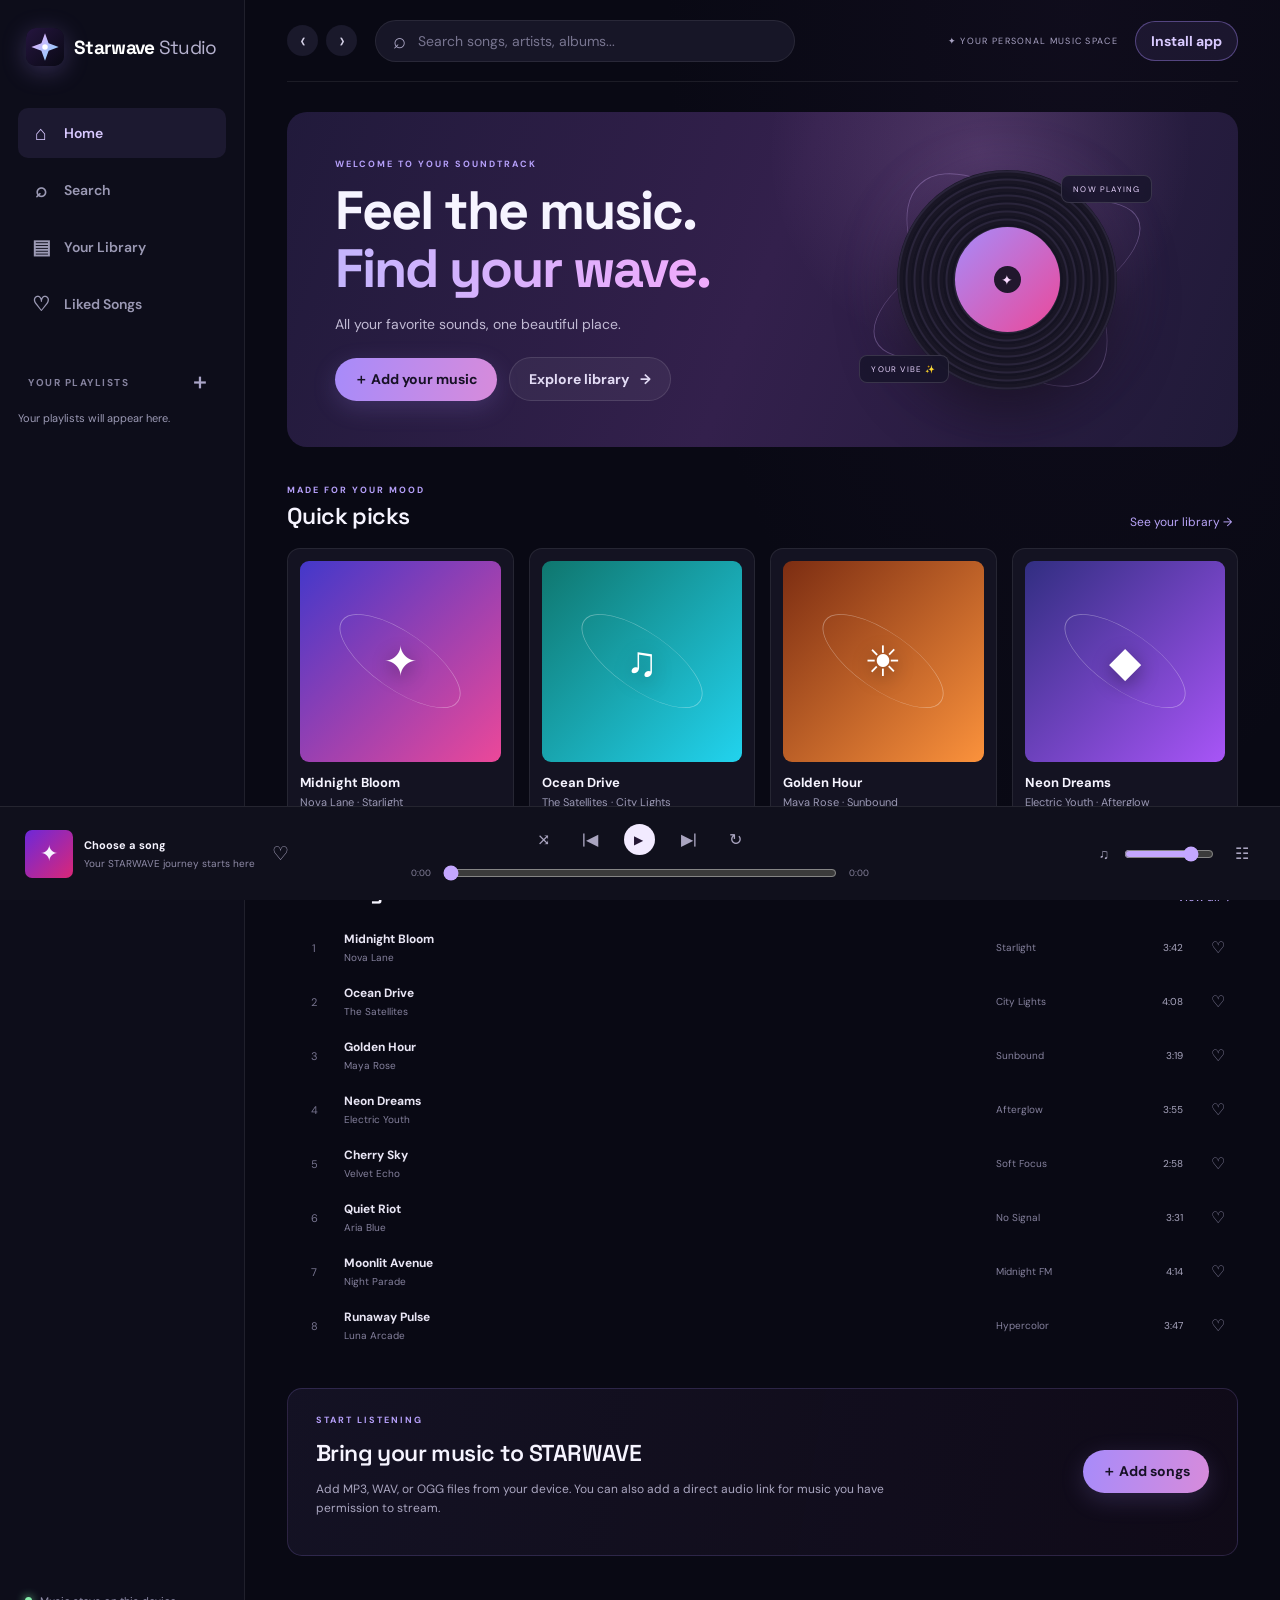
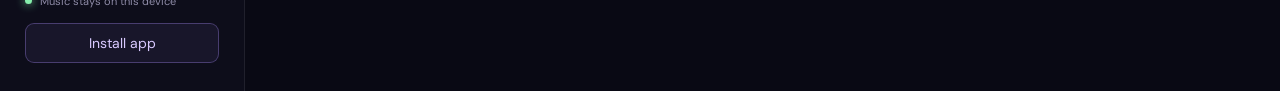
<file: index.html>
<!doctype html>
<html lang="en">

<head>
    <meta charset="UTF-8" />
    <meta name="viewport" content="width=device-width, initial-scale=1.0" />
    <meta name="theme-color" content="#090914" />
    <meta name="description" content="Starwave Studio — your music, your world, your vibe." />
    <title>Starwave Studio</title>
    <link rel="manifest" href="./manifest.webmanifest" />
    <link rel="stylesheet" href="./style.css" />
    <link rel="apple-touch-icon" href="./assets/app-icon-192.png" />
    <link rel="icon" type="image/svg+xml" href="./assets/app-icon.svg" />
    <meta name="google-site-verification" content="NUs0z4lpse6aPyemOvIoXD45K1vRh1wW2Qp7z5XdLX0" />
</head>
<body>
    <div class="app-shell">
        <aside class="sidebar">
            <a class="brand" href="#" aria-label="Starwave home">
                <img src="./assets/app-icon.svg" alt="" /><span>Starwave<span class="brand-light"> Studio</span></span>
            </a>
            <nav class="main-nav" aria-label="Main navigation">
                <button class="nav-link active" data-view="home"><span>⌂</span> Home</button>
                <button class="nav-link" data-view="search"><span>⌕</span> Search</button>
                <button class="nav-link" data-view="library"><span>▤</span> Your Library</button>
                <button class="nav-link" data-view="favorites"><span>♡</span> Liked Songs</button>
            </nav>
            <div class="sidebar-section">
                <div class="section-heading">YOUR PLAYLISTS <button id="create-playlist" class="tiny-plus"
                        title="Create playlist">＋</button></div>
                <div id="playlist-nav" class="playlist-nav"><span class="muted small">Your playlists will appear
                        here.</span></div>
            </div>
            <div class="sidebar-bottom">
                <div class="storage-note"><span class="storage-dot"></span><span>Music stays on this device</span></div>
                <button id="install-sidebar" class="install-link">Install app</button>
            </div>
        </aside>

        <main class="main-content">
            <header class="topbar">
                <div class="history-buttons"><button class="round-btn" id="back-btn" aria-label="Back">‹</button><button
                        class="round-btn" id="forward-btn" aria-label="Forward">›</button></div>
                <label class="search-box"><span>⌕</span><input id="global-search" type="search"
                        placeholder="Search songs, artists, albums..." /></label>
                <div class="top-actions"><span class="premium-label">✦ YOUR PERSONAL MUSIC SPACE</span><button
                        id="install-top" class="install-btn">Install app</button></div>
            </header>

            <section id="home-view" class="view active">
                <div class="hero">
                    <div class="hero-copy">
                        <p class="eyebrow">WELCOME TO YOUR SOUNDTRACK</p>
                        <h1>Feel the music.<br /><span>Find your wave.</span></h1>
                        <p class="hero-sub">All your favorite sounds, one beautiful place.</p>
                        <div class="hero-actions"><button class="primary-btn" id="hero-upload">＋ Add your
                                music</button><button class="ghost-btn" id="explore-library">Explore library
                                <span>→</span></button></div>
                    </div>
                    <div class="hero-art">
                        <div class="orbit orbit-one"></div>
                        <div class="orbit orbit-two"></div>
                        <div class="hero-disc">
                            <div class="disc-center">✦</div>
                        </div>
                        <div class="floating-tag tag-one">NOW PLAYING</div>
                        <div class="floating-tag tag-two">YOUR VIBE ✨</div>
                    </div>
                </div>
                <div class="content-section">
                    <div class="section-title-row">
                        <div>
                            <p class="eyebrow">MADE FOR YOUR MOOD</p>
                            <h2>Quick picks</h2>
                        </div><button class="text-btn" data-goto="library">See your library →</button>
                    </div>
                    <div id="quick-picks" class="music-grid">
                        <article class="music-card">
                            <div class="cover-art" style="background:linear-gradient(135deg,#4338ca,#ec4899)"><span
                                    class="cover-symbol">✦</span></div>
                            <h3>Midnight Bloom</h3>
                            <p>Nova Lane · Starlight</p>
                        </article>
                        <article class="music-card">
                            <div class="cover-art" style="background:linear-gradient(135deg,#0f766e,#22d3ee)"><span
                                    class="cover-symbol">♫</span></div>
                            <h3>Ocean Drive</h3>
                            <p>The Satellites · City Lights</p>
                        </article>
                        <article class="music-card">
                            <div class="cover-art" style="background:linear-gradient(135deg,#7c2d12,#fb923c)"><span
                                    class="cover-symbol">☀</span></div>
                            <h3>Golden Hour</h3>
                            <p>Maya Rose · Sunbound</p>
                        </article>
                        <article class="music-card">
                            <div class="cover-art" style="background:linear-gradient(135deg,#312e81,#a855f7)"><span
                                    class="cover-symbol">◆</span></div>
                            <h3>Neon Dreams</h3>
                            <p>Electric Youth · Afterglow</p>
                        </article>
                    </div>
                </div>
                <div class="content-section">
                    <div class="section-title-row">
                        <div>
                            <p class="eyebrow">YOUR COLLECTION</p>
                            <h2>Recently added</h2>
                        </div><button class="text-btn" data-goto="library">View all →</button>
                    </div>
                    <div id="recent-list" class="track-list">
                        <div class="track-row"><span class="track-index">1</span>
                            <div class="track-name"><strong>Midnight Bloom</strong><span>Nova Lane</span></div><span
                                class="track-album">Starlight</span><span class="track-duration">3:42</span>
                            <div class="row-actions"><button class="icon-btn"
                                    aria-label="Like Midnight Bloom">♡</button></div>
                        </div>
                        <div class="track-row"><span class="track-index">2</span>
                            <div class="track-name"><strong>Ocean Drive</strong><span>The Satellites</span></div><span
                                class="track-album">City Lights</span><span class="track-duration">4:08</span>
                            <div class="row-actions"><button class="icon-btn" aria-label="Like Ocean Drive">♡</button>
                            </div>
                        </div>
                        <div class="track-row"><span class="track-index">3</span>
                            <div class="track-name"><strong>Golden Hour</strong><span>Maya Rose</span></div><span
                                class="track-album">Sunbound</span><span class="track-duration">3:19</span>
                            <div class="row-actions"><button class="icon-btn" aria-label="Like Golden Hour">♡</button>
                            </div>
                        </div>
                        <div class="track-row"><span class="track-index">4</span>
                            <div class="track-name"><strong>Neon Dreams</strong><span>Electric Youth</span></div><span
                                class="track-album">Afterglow</span><span class="track-duration">3:55</span>
                            <div class="row-actions"><button class="icon-btn" aria-label="Like Neon Dreams">♡</button>
                            </div>
                        </div>
                        <div class="track-row"><span class="track-index">5</span>
                            <div class="track-name"><strong>Cherry Sky</strong><span>Velvet Echo</span></div><span
                                class="track-album">Soft Focus</span><span class="track-duration">2:58</span>
                            <div class="row-actions"><button class="icon-btn" aria-label="Like Cherry Sky">♡</button>
                            </div>
                        </div>
                        <div class="track-row"><span class="track-index">6</span>
                            <div class="track-name"><strong>Quiet Riot</strong><span>Aria Blue</span></div><span
                                class="track-album">No Signal</span><span class="track-duration">3:31</span>
                            <div class="row-actions"><button class="icon-btn" aria-label="Like Quiet Riot">♡</button>
                            </div>
                        </div>
                        <div class="track-row"><span class="track-index">7</span>
                            <div class="track-name"><strong>Moonlit Avenue</strong><span>Night Parade</span></div><span
                                class="track-album">Midnight FM</span><span class="track-duration">4:14</span>
                            <div class="row-actions"><button class="icon-btn"
                                    aria-label="Like Moonlit Avenue">♡</button></div>
                        </div>
                        <div class="track-row"><span class="track-index">8</span>
                            <div class="track-name"><strong>Runaway Pulse</strong><span>Luna Arcade</span></div><span
                                class="track-album">Hypercolor</span><span class="track-duration">3:47</span>
                            <div class="row-actions"><button class="icon-btn" aria-label="Like Runaway Pulse">♡</button>
                            </div>
                        </div>
                    </div>
                </div>
                <div class="content-section free-music">
                    <div>
                        <p class="eyebrow">START LISTENING</p>
                        <h2>Bring your music to STARWAVE</h2>
                        <p>Add MP3, WAV, or OGG files from your device. You can also add a direct audio link for music
                            you have permission to stream.</p>
                    </div>
                    <button class="primary-btn" id="add-music-bottom">＋ Add songs</button>
                </div>
            </section>

            <section id="search-view" class="view">
                <div class="page-heading">
                    <p class="eyebrow">DISCOVER YOUR COLLECTION</p>
                    <h1>Search</h1>
                    <p>Find a song, artist, or album in your library.</p>
                </div>
                <label class="large-search"><span>⌕</span><input id="page-search" type="search"
                        placeholder="What do you want to listen to?" /></label>
                <div id="search-results" class="track-list"></div>
            </section>

            <section id="library-view" class="view">
                <div class="page-heading">
                    <p class="eyebrow">ALL YOUR SOUNDS</p>
                    <h1>Your Library</h1>
                    <p>Your uploaded tracks and saved music, together.</p>
                </div>
                <div class="library-toolbar">
                    <div class="filter-pills"><button class="filter-pill selected" data-filter="all">All</button><button
                            class="filter-pill" data-filter="local">Uploaded</button><button class="filter-pill"
                            data-filter="remote">Audio links</button></div><button class="primary-btn"
                        id="library-upload">＋ Add music</button>
                </div>
                <div id="library-list" class="track-list"></div>
                <div id="empty-library" class="empty-state">
                    <div class="empty-icon">♫</div>
                    <h3>Your library is waiting</h3>
                    <p>Add MP3 files or a direct audio URL to get started.</p><button class="primary-btn"
                        id="empty-upload">＋ Add your first song</button>
                </div>
            </section>

            <section id="favorites-view" class="view">
                <div class="page-heading">
                    <p class="eyebrow">THE ONES YOU LOVE</p>
                    <h1>Liked Songs ♡</h1>
                    <p>Your favorite tracks in one playlist.</p>
                </div>
                <div id="favorites-list" class="track-list"></div>
                <div id="empty-favorites" class="empty-state">
                    <div class="empty-icon">♡</div>
                    <h3>No liked songs yet</h3>
                    <p>Tap the heart on any song to save it here.</p>
                </div>
            </section>

            <section id="playlist-view" class="view">
                <div class="page-heading">
                    <p class="eyebrow">YOUR PERSONAL MIX</p>
                    <h1 id="playlist-title">Playlist</h1>
                    <p id="playlist-description">A collection made by you.</p>
                </div>
                <div class="library-toolbar"><span class="muted" id="playlist-count"></span><button class="ghost-btn"
                        id="add-to-playlist">＋ Add songs</button></div>
                <div id="playlist-list" class="track-list"></div>
            </section>
        </main>
    </div>

    <footer class="player">
        <div class="now-playing">
            <div class="mini-cover" id="player-cover">✦</div>
            <div class="now-meta"><strong id="player-title">Choose a song</strong><span id="player-artist">Your STARWAVE
                    journey starts here</span></div><button id="player-like" class="heart-btn"
                title="Like song">♡</button>
        </div>
        <div class="player-center">
            <div class="player-controls"><button id="shuffle-btn" class="control-btn" title="Shuffle">⤨</button><button
                    id="prev-btn" class="control-btn" title="Previous">|◀</button><button id="play-btn" class="play-btn"
                    title="Play">▶</button><button id="next-btn" class="control-btn" title="Next">▶|</button><button
                    id="repeat-btn" class="control-btn" title="Repeat">↻</button></div>
            <div class="progress-row"><span id="current-time">0:00</span><input id="progress" type="range" min="0"
                    max="100" value="0" aria-label="Track progress" /><span id="duration">0:00</span></div>
        </div>
        <div class="player-extra"><span>♫</span><input id="volume" type="range" min="0" max="1" step="0.01" value="0.8"
                aria-label="Volume" /><button id="queue-btn" class="control-btn" title="Show queue">☷</button></div>
        <audio id="audio" preload="metadata"></audio>
    </footer>

    <div class="mobile-nav"><button data-view="home" class="active"><span>⌂</span>Home</button><button
            data-view="search"><span>⌕</span>Search</button><button
            data-view="library"><span>▤</span>Library</button><button data-view="favorites"><span>♡</span>Liked</button>
        <button id="install-mobile" type="button" aria-label="Install STARWAVE app"><span>⇩</span>Install</button>
    </div>

    <input id="file-input" type="file" accept="audio/*,.mp3,.wav,.ogg,.m4a,.aac,.flac" multiple hidden />
    <dialog id="add-dialog" class="modal">
        <form method="dialog" id="add-form">
            <div class="modal-head">
                <div>
                    <p class="eyebrow">GROW YOUR COLLECTION</p>
                    <h2>Add music</h2>
                </div><button class="close-btn" value="cancel" aria-label="Close">×</button>
            </div>
            <p class="modal-copy">Upload audio files from your device, or add a direct audio URL that you own or have
                permission to use.</p><button type="button" id="choose-files" class="upload-drop"><span
                    class="upload-icon">⇧</span><strong>Choose audio files</strong><span>MP3, WAV, OGG, M4A and
                    more</span></button>
            <div class="or-divider"><span>OR ADD A LINK</span></div><label class="field-label">Song title<input
                    id="url-title" placeholder="e.g. My favorite song" /></label><label class="field-label">Artist<input
                    id="url-artist" placeholder="e.g. Artist name" /></label><label class="field-label">Direct audio
                URL<input id="url-audio" type="url" placeholder="https://example.com/song.mp3" /></label>
            <p class="form-error" id="add-error"></p><button type="button" id="add-url"
                class="primary-btn full-width">Add audio link</button>
        </form>
    </dialog>

    <dialog id="playlist-dialog" class="modal small-modal">
        <form method="dialog">
            <div class="modal-head">
                <div>
                    <p class="eyebrow">MAKE IT YOURS</p>
                    <h2>Create playlist</h2>
                </div><button class="close-btn" value="cancel">×</button>
            </div><label class="field-label">Playlist name<input id="new-playlist-name" maxlength="40"
                    placeholder="e.g. Late Night Vibes" /></label><button type="button" id="save-playlist"
                class="primary-btn full-width">Create playlist</button>
        </form>
    </dialog>
    <dialog id="install-dialog" class="modal small-modal">
        <form method="dialog">
            <div class="modal-head">
                <div>
                    <p class="eyebrow">STARWAVE ON YOUR DEVICE</p>
                    <h2>Install STARWAVE</h2>
                </div><button class="close-btn" value="cancel" aria-label="Close">×</button>
            </div>
            <p class="modal-copy" id="install-instructions"></p>
            <button type="button" id="install-dismiss" class="primary-btn full-width">Got it</button>
        </form>
    </dialog>
    <dialog id="queue-dialog" class="modal small-modal">
        <form method="dialog">
            <div class="modal-head">
                <div>
                    <p class="eyebrow">UP NEXT</p>
                    <h2>Playing queue</h2>
                </div><button class="close-btn" value="cancel">×</button>
            </div>
            <div id="queue-list" class="track-list"></div>
        </form>
    </dialog>
    <div id="toast" class="toast" role="status"></div>
    <script src="./app.js"></script>
</body>

</html>
</file>
<file: style.css>
@import url('https://fonts.googleapis.com/css2?family=DM+Sans:wght@400;500;600;700&family=Space+Grotesk:wght@400;500;600;700&display=swap');

:root {
    --bg: #090914;
    --panel: #111120;
    --panel2: #17172a;
    --line: rgba(255, 255, 255, .08);
    --text: #f6f4ff;
    --muted: #9b99b4;
    --purple: #a78bfa;
    --pink: #f0abfc;
    --cyan: #7dd3fc;
    --green: #86efac
}

* {
    box-sizing: border-box
}

body {
    margin: 0;
    background: var(--bg);
    color: var(--text);
    font-family: 'DM Sans', sans-serif;
    font-size: 14px
}

button,
input {
    font: inherit
}

button {
    cursor: pointer;
    color: inherit
}

.app-shell {
    min-height: calc(100vh - 94px);
    display: grid;
    grid-template-columns: 245px minmax(0, 1fr)
}

.sidebar {
    background: #0d0d1a;
    border-right: 1px solid var(--line);
    padding: 28px 18px;
    display: flex;
    flex-direction: column;
    min-height: calc(100vh - 94px)
}

.brand {
    display: flex;
    align-items: center;
    gap: 10px;
    color: white;
    text-decoration: none;
    font: 700 19px 'Space Grotesk';
    letter-spacing: -.7px;
    padding: 0 8px 42px
}

.brand img {
    width: 38px;
    height: 38px;
    object-fit: cover;
    border-radius: 10px;
    flex-shrink: 0;
    box-shadow: 0 5px 24px #a78bfa44
}

.brand-light {
    font-weight: 400;
    color: #b6b2cf
}

.main-nav {
    display: grid;
    gap: 7px
}

.nav-link {
    background: transparent;
    border: 0;
    text-align: left;
    color: var(--muted);
    padding: 12px 13px;
    border-radius: 10px;
    font-weight: 600;
    display: flex;
    gap: 13px;
    align-items: center
}

.nav-link span {
    font-size: 20px;
    width: 20px;
    text-align: center
}

.nav-link:hover,
.nav-link.active {
    background: #a78bfa18;
    color: #d8c9ff
}

.sidebar-section {
    margin-top: 38px
}

.section-heading {
    font-size: 10px;
    letter-spacing: 1.5px;
    color: #85829e;
    font-weight: 700;
    display: flex;
    align-items: center;
    justify-content: space-between;
    padding: 0 10px 14px
}

.tiny-plus {
    border: 0;
    background: transparent;
    color: #aaa5c8;
    font-size: 21px
}

.playlist-nav {
    display: grid;
    gap: 4px
}

.playlist-item {
    background: none;
    border: 0;
    color: #aaa7bf;
    text-align: left;
    padding: 9px 10px;
    border-radius: 8px;
    overflow: hidden;
    text-overflow: ellipsis;
    white-space: nowrap
}

.playlist-item:hover {
    background: #ffffff0c;
    color: white
}

.sidebar-bottom {
    margin-top: auto;
    display: grid;
    gap: 15px;
    padding: 20px 7px 0
}

.storage-note {
    font-size: 11px;
    color: #8e8ba7;
    display: flex;
    gap: 8px;
    align-items: center
}

.storage-dot {
    width: 7px;
    height: 7px;
    background: var(--green);
    border-radius: 50%;
    box-shadow: 0 0 10px #86efac
}

.install-link {
    border: 1px solid #a78bfa55;
    background: #a78bfa12;
    color: #d8c9ff;
    border-radius: 9px;
    padding: 10px
}

.main-content {
    padding: 0 42px 135px;
    min-width: 0;
    overflow: hidden;
    background: radial-gradient(ellipse at 80% 0%, #35204b25, transparent 35%)
}

.topbar {
    height: 82px;
    display: flex;
    align-items: center;
    gap: 18px;
    border-bottom: 1px solid var(--line);
    margin-bottom: 30px
}

.history-buttons {
    display: flex;
    gap: 8px
}

.round-btn {
    border: 0;
    background: #1a192b;
    color: #d4d0e6;
    width: 31px;
    height: 31px;
    border-radius: 50%;
    font-size: 22px;
    line-height: 20px
}

.search-box,
.large-search {
    display: flex;
    align-items: center;
    gap: 10px;
    background: #171627;
    border: 1px solid var(--line);
    border-radius: 30px;
    padding: 0 17px;
    color: #aaa5c3
}

.search-box {
    width: min(420px, 40vw);
    height: 42px
}

.search-box span,
.large-search span {
    font-size: 22px
}

.search-box input,
.large-search input {
    width: 100%;
    background: none;
    border: 0;
    outline: 0;
    color: white
}

.search-box input::placeholder,
.large-search input::placeholder {
    color: #77748f
}

.top-actions {
    margin-left: auto;
    display: flex;
    align-items: center;
    gap: 17px
}

.premium-label {
    font-size: 9px;
    letter-spacing: 1.3px;
    color: #a9a3c4
}

.install-btn {
    border: 1px solid #a78bfa66;
    background: #a78bfa18;
    color: #d9caff;
    padding: 10px 15px;
    border-radius: 25px;
    font-weight: 700
}

.view {
    display: none
}

.view.active {
    display: block
}

.hero {
    min-height: 335px;
    border-radius: 20px;
    overflow: hidden;
    position: relative;
    padding: 43px 48px;
    background: linear-gradient(110deg, #211a3b 0%, #33204c 50%, #201a38 100%);
    display: flex;
    align-items: center
}

.hero:after {
    content: "";
    position: absolute;
    width: 440px;
    height: 440px;
    border-radius: 50%;
    right: 4%;
    top: -180px;
    background: radial-gradient(circle, #f0abfc2b, transparent 68%)
}

.hero-copy {
    position: relative;
    z-index: 2
}

.eyebrow {
    color: #b6a0fa;
    font-size: 9px;
    letter-spacing: 2px;
    font-weight: 700;
    margin: 0 0 12px
}

.hero h1,
.page-heading h1 {
    font: 700 clamp(34px, 4.3vw, 54px)/1.08 'Space Grotesk';
    letter-spacing: -2px;
    margin: 0
}

.hero h1 span {
    background: linear-gradient(90deg, #c4b5fd, #f0abfc);
    color: transparent;
    background-clip: text
}

.hero-sub {
    color: #c1bad4;
    margin: 17px 0 24px
}

.hero-actions {
    display: flex;
    gap: 12px;
    align-items: center
}

.primary-btn,
.ghost-btn {
    border: 0;
    border-radius: 25px;
    padding: 12px 19px;
    font-weight: 700
}

.primary-btn {
    background: linear-gradient(100deg, #a78bfa, #d78bdb);
    color: #171126;
    box-shadow: 0 7px 24px #a78bfa30
}

.primary-btn:hover {
    filter: brightness(1.1);
    transform: translateY(-1px)
}

.ghost-btn {
    background: #ffffff0d;
    border: 1px solid #ffffff1c;
    color: #e3dcf5
}

.ghost-btn span {
    margin-left: 8px
}

.hero-art {
    position: absolute;
    right: 9%;
    top: 50%;
    transform: translateY(-50%);
    width: 290px;
    height: 290px;
    z-index: 1
}

.hero-disc {
    position: absolute;
    width: 220px;
    height: 220px;
    border-radius: 50%;
    left: 35px;
    top: 35px;
    background: repeating-radial-gradient(circle, #191625 0 3px, #29243a 4px 5px, #151322 6px 8px);
    box-shadow: 0 20px 55px #0009, 0 0 55px #c084fc35;
    display: grid;
    place-items: center;
    animation: spin 18s linear infinite
}

.hero-disc:before {
    content: "";
    position: absolute;
    width: 105px;
    height: 105px;
    border-radius: 50%;
    background: linear-gradient(135deg, #a78bfa, #ec4899)
}

.disc-center {
    z-index: 1;
    width: 27px;
    height: 27px;
    background: #21172d;
    border-radius: 50%;
    display: grid;
    place-items: center;
    color: #f8d9ff
}

@keyframes spin {
    to {
        transform: rotate(360deg)
    }
}

.orbit {
    position: absolute;
    border: 1px solid #d8b4fe55;
    border-radius: 50%;
    inset: 0;
    transform: rotate(-25deg) scaleY(.38)
}

.orbit-two {
    transform: rotate(48deg) scaleY(.52);
    inset: 15px
}

.floating-tag {
    position: absolute;
    background: #17152acc;
    border: 1px solid #ffffff22;
    padding: 8px 11px;
    border-radius: 8px;
    font-size: 8px;
    letter-spacing: 1.2px;
    color: #e9d5ff;
    backdrop-filter: blur(8px)
}

.tag-one {
    right: 0;
    top: 40px
}

.tag-two {
    left: -3px;
    bottom: 42px
}

.content-section {
    margin-top: 37px
}

.section-title-row {
    display: flex;
    align-items: end;
    justify-content: space-between;
    margin-bottom: 17px
}

.section-title-row .eyebrow {
    margin-bottom: 5px
}

.section-title-row h2,
.free-music h2 {
    font: 600 23px 'Space Grotesk';
    margin: 0;
    letter-spacing: -.6px
}

.text-btn {
    background: none;
    border: 0;
    color: #b9a4f8;
    font-size: 12px
}

.music-grid {
    display: grid;
    grid-template-columns: repeat(4, minmax(0, 1fr));
    gap: 15px
}

.music-card {
    padding: 12px;
    background: #141322;
    border: 1px solid var(--line);
    border-radius: 13px;
    min-width: 0;
    cursor: pointer;
    transition: .2s
}

.music-card:hover {
    background: #1d1a30;
    transform: translateY(-3px)
}

.cover-art {
    aspect-ratio: 1;
    border-radius: 9px;
    display: grid;
    place-items: center;
    font-size: 42px;
    color: #fff;
    text-shadow: 0 5px 20px #0006;
    position: relative;
    overflow: hidden;
    background: linear-gradient(135deg, #4c1d95, #be185d)
}

.cover-art:after {
    content: "";
    position: absolute;
    width: 70%;
    height: 70%;
    border: 1px solid #ffffff55;
    border-radius: 50%;
    transform: rotate(35deg) scaleY(.4)
}

.cover-art .cover-symbol {
    z-index: 1
}

.music-card h3 {
    font-size: 13px;
    margin: 12px 0 4px;
    white-space: nowrap;
    overflow: hidden;
    text-overflow: ellipsis
}

.music-card p {
    font-size: 11px;
    color: var(--muted);
    margin: 0;
    white-space: nowrap;
    overflow: hidden;
    text-overflow: ellipsis
}

.track-list {
    display: grid;
    gap: 4px
}

.track-row {
    display: grid;
    grid-template-columns: 34px minmax(0, 1fr) minmax(70px, 130px) 44px 32px;
    gap: 13px;
    align-items: center;
    padding: 8px 10px;
    border-radius: 9px;
    color: #aaa7bf
}

.track-row:hover {
    background: #ffffff0a
}

.track-index {
    font-size: 11px;
    text-align: center;
    color: #77748f
}

.track-thumb {
    width: 34px;
    height: 34px;
    border-radius: 6px;
    display: grid;
    place-items: center;
    color: white;
    font-size: 16px;
    background: linear-gradient(135deg, #6d28d9, #db2777)
}

.track-name {
    min-width: 0
}

.track-name strong {
    display: block;
    color: #e9e6f5;
    font-size: 12px;
    white-space: nowrap;
    overflow: hidden;
    text-overflow: ellipsis
}

.track-name span,
.track-album {
    font-size: 10px;
    color: #85819d;
    white-space: nowrap;
    overflow: hidden;
    text-overflow: ellipsis
}

.track-duration {
    font-size: 10px;
    text-align: right
}

.row-actions {
    display: flex;
    gap: 8px;
    justify-content: end
}

.icon-btn {
    border: 0;
    background: none;
    color: #8d89a6;
    font-size: 16px;
    padding: 3px
}

.icon-btn:hover,
.icon-btn.liked {
    color: #f0abfc
}

.free-music {
    padding: 25px 28px;
    border: 1px solid #a78bfa30;
    border-radius: 15px;
    background: linear-gradient(100deg, #a78bfa12, #ec489908);
    display: flex;
    align-items: center;
    justify-content: space-between;
    gap: 20px
}

.free-music p:not(.eyebrow) {
    color: #aaa6c0;
    max-width: 590px;
    line-height: 1.6;
    font-size: 12px
}

.page-heading {
    padding: 24px 0 26px
}

.page-heading h1 {
    font-size: 40px
}

.page-heading>p:last-child {
    color: var(--muted);
    margin-top: 12px
}

.large-search {
    height: 54px;
    border-radius: 13px;
    max-width: 650px;
    margin-bottom: 25px
}

.library-toolbar {
    display: flex;
    align-items: center;
    justify-content: space-between;
    margin: 0 0 20px
}

.filter-pills {
    display: flex;
    gap: 7px
}

.filter-pill {
    border: 1px solid var(--line);
    background: #141322;
    color: #aaa6bf;
    border-radius: 20px;
    padding: 8px 14px;
    font-size: 11px
}

.filter-pill.selected {
    background: #a78bfa;
    color: #1b1330;
    border-color: #a78bfa;
    font-weight: 700
}

.empty-state {
    display: none;
    text-align: center;
    padding: 70px 20px;
    color: var(--muted)
}

.empty-state.show {
    display: block
}

.empty-icon {
    font-size: 44px;
    color: #bba3ff
}

.empty-state h3 {
    color: #f3efff;
    font: 600 20px 'Space Grotesk';
    margin: 12px 0 5px
}

.empty-state p {
    font-size: 12px;
    margin-bottom: 20px
}

.modal {
    background: #171526;
    color: var(--text);
    border: 1px solid #ffffff20;
    border-radius: 18px;
    padding: 25px;
    width: min(460px, calc(100vw - 30px));
    box-shadow: 0 25px 100px #000b
}

.modal::backdrop {
    background: #05040cbb;
    backdrop-filter: blur(5px)
}

.small-modal {
    width: min(400px, calc(100vw - 30px))
}

.modal-head {
    display: flex;
    align-items: start;
    justify-content: space-between
}

.modal-head h2 {
    font: 600 24px 'Space Grotesk';
    margin: 0
}

.close-btn {
    background: none;
    border: 0;
    color: #aaa5c0;
    font-size: 25px
}

.modal-copy {
    color: #aaa6bf;
    font-size: 12px;
    line-height: 1.6
}

.upload-drop {
    width: 100%;
    border: 1px dashed #a78bfa77;
    background: #a78bfa0c;
    border-radius: 13px;
    padding: 22px;
    display: grid;
    justify-items: center;
    gap: 7px;
    color: #ded3ff
}

.upload-icon {
    font-size: 27px
}

.upload-drop span:last-child {
    font-size: 10px;
    color: #9690ae
}

.or-divider {
    text-align: center;
    color: #77728f;
    font-size: 9px;
    letter-spacing: 1px;
    margin: 18px 0
}

.field-label {
    display: grid;
    gap: 7px;
    color: #c4bfd5;
    font-size: 11px;
    margin: 13px 0
}

.field-label input {
    background: #0f0e1a;
    border: 1px solid #ffffff18;
    border-radius: 8px;
    padding: 11px;
    color: white;
    outline: none
}

.field-label input:focus {
    border-color: #a78bfa
}

.full-width {
    width: 100%;
    margin-top: 10px
}

.form-error {
    color: #fda4af;
    font-size: 11px;
    min-height: 12px
}

.toast {
    position: fixed;
    bottom: 112px;
    left: 50%;
    transform: translate(-50%, 20px);
    opacity: 0;
    pointer-events: none;
    background: #e9ddff;
    color: #211432;
    border-radius: 25px;
    padding: 11px 18px;
    font-size: 12px;
    font-weight: 700;
    transition: .25s;
    z-index: 10
}

.toast.show {
    opacity: 1;
    transform: translate(-50%, 0)
}

.player {
    height: 94px;
    position: fixed;
    bottom: 0;
    left: 0;
    right: 0;
    background: #10101c;
    border-top: 1px solid #ffffff16;
    display: grid;
    grid-template-columns: 1fr 1.25fr 1fr;
    align-items: center;
    padding: 0 25px;
    gap: 20px;
    z-index: 5
}

.now-playing {
    display: flex;
    align-items: center;
    gap: 11px;
    min-width: 0
}

.mini-cover {
    width: 48px;
    height: 48px;
    border-radius: 7px;
    display: grid;
    place-items: center;
    font-size: 22px;
    background: linear-gradient(135deg, #6d28d9, #db2777)
}

.now-meta {
    min-width: 0;
    display: grid;
    gap: 5px
}

.now-meta strong {
    font-size: 11px;
    white-space: nowrap;
    overflow: hidden;
    text-overflow: ellipsis
}

.now-meta span {
    font-size: 10px;
    color: #8f8ba7;
    white-space: nowrap;
    overflow: hidden;
    text-overflow: ellipsis
}

.heart-btn {
    background: none;
    border: 0;
    color: #aaa5c0;
    font-size: 19px
}

.heart-btn.liked {
    color: #f0abfc
}

.player-center {
    max-width: 500px;
    width: 100%;
    justify-self: center
}

.player-controls {
    display: flex;
    align-items: center;
    justify-content: center;
    gap: 20px;
    margin-bottom: 8px
}

.control-btn {
    border: 0;
    background: none;
    color: #aaa5c0;
    font-size: 16px
}

.control-btn.active {
    color: #c4b5fd
}

.play-btn {
    border: 0;
    background: #f2eaff;
    color: #241634;
    border-radius: 50%;
    width: 31px;
    height: 31px;
    font-size: 12px;
    padding-left: 3px
}

.progress-row {
    display: flex;
    align-items: center;
    gap: 10px;
    color: #85819a;
    font-size: 9px
}

.progress-row input,
.player-extra input {
    accent-color: #c4a7ff;
    min-width: 0
}

.progress-row input {
    width: 100%
}

.player-extra {
    display: flex;
    justify-content: end;
    align-items: center;
    gap: 13px;
    color: #aaa5c0
}

.player-extra input {
    width: 90px
}

.mobile-nav {
    display: none
}

.muted {
    color: var(--muted)
}

.small {
    font-size: 11px
}

@media(max-width:1050px) {
    .main-content {
        padding-left: 27px;
        padding-right: 27px
    }

    .hero-art {
        right: 3%;
        opacity: .8
    }

    .premium-label {
        display: none
    }

    .music-grid {
        grid-template-columns: repeat(3, minmax(0, 1fr))
    }
}

@media(max-width:760px) {
    .app-shell {
        display: block;
        min-height: calc(100vh - 145px)
    }

    .sidebar {
        display: none
    }

    .main-content {
        padding: 0 17px 190px
    }

    .topbar {
        height: 66px;
        margin-bottom: 18px
    }

    .history-buttons {
        display: none
    }

    .search-box {
        width: 100%
    }

    .top-actions {
        display: none
    }

    .hero {
        min-height: 330px;
        padding: 28px 23px;
        align-items: start
    }

    .hero h1 {
        font-size: 39px
    }

    .hero-art {
        right: -35px;
        top: auto;
        bottom: -80px;
        transform: scale(.7);
        opacity: .55
    }

    .hero-copy {
        z-index: 2
    }

    .hero-sub {
        max-width: 250px;
        font-size: 12px
    }

    .hero-actions {
        flex-wrap: wrap
    }

    .content-section {
        margin-top: 29px
    }

    .music-grid {
        grid-template-columns: repeat(2, minmax(0, 1fr));
        gap: 10px
    }

    .music-card {
        padding: 9px
    }

    .section-title-row h2 {
        font-size: 20px
    }

    .free-music {
        align-items: start;
        flex-direction: column
    }

    .page-heading h1 {
        font-size: 34px
    }

    .track-row {
        grid-template-columns: 25px 32px minmax(0, 1fr) 35px 27px;
        gap: 8px
    }

    .track-album {
        display: none
    }

    .track-duration {
        font-size: 9px
    }

    .player {
        height: 82px;
        bottom: 58px;
        padding: 0 12px;
        grid-template-columns: 1fr auto;
        gap: 8px
    }

    .mini-cover {
        width: 39px;
        height: 39px
    }

    .now-meta strong {
        max-width: 125px;
        font-size: 10px
    }

    .now-meta span {
        max-width: 125px;
        font-size: 9px
    }

    .player-center {
        grid-column: 2;
        grid-row: 1;
        width: auto
    }

    .player-controls {
        gap: 11px;
        margin: 0
    }

    .player-controls #shuffle-btn,
    .player-controls #prev-btn,
    .player-controls #repeat-btn {
        display: none
    }

    .progress-row {
        display: none
    }

    .player-extra {
        display: none
    }

    .play-btn {
        width: 37px;
        height: 37px
    }

    .mobile-nav {
        position: fixed;
        bottom: 0;
        left: 0;
        right: 0;
        height: 59px;
        background: #0d0d18;
        border-top: 1px solid var(--line);
        display: flex;
        justify-content: space-around;
        z-index: 6;
        padding-bottom: env(safe-area-inset-bottom)
    }

    .mobile-nav button {
        border: 0;
        background: none;
        color: #89859f;
        font-size: 9px;
        display: grid;
        justify-items: center;
        align-content: center;
        gap: 3px;
        min-width: 0;
        flex: 1
    }

    .mobile-nav button span {
        font-size: 19px
    }

    .mobile-nav button.active {
        color: #c4b5fd
    }

    .toast {
        bottom: 155px
    }
}
</file>
